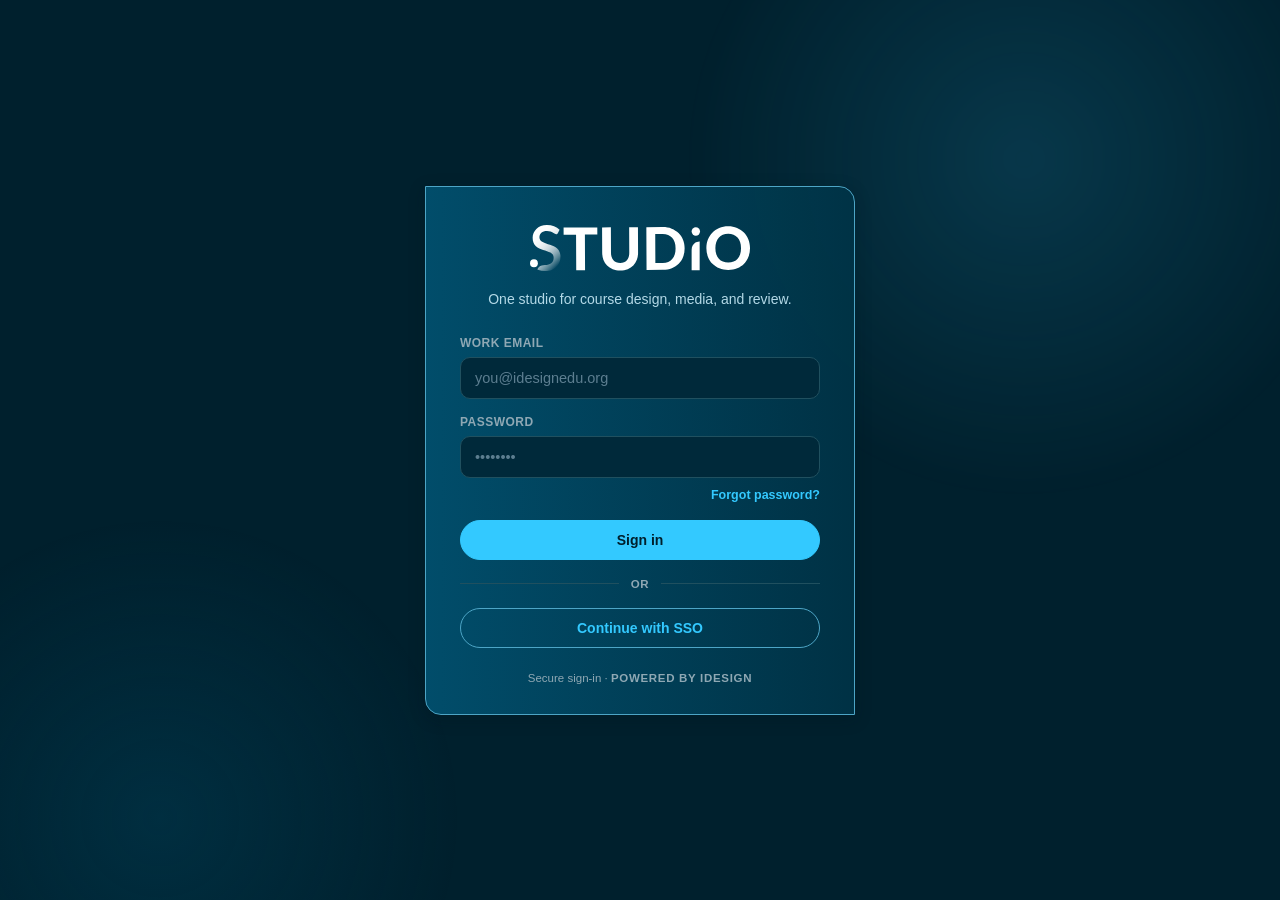
<file: index.html>
<!doctype html>
<meta charset="utf-8">
<title>iDesign Studio</title>
<meta http-equiv="refresh" content="0; url=./login.html">
<link rel="canonical" href="./login.html">
<body style="margin:0;background:#00202D"></body>
</file>
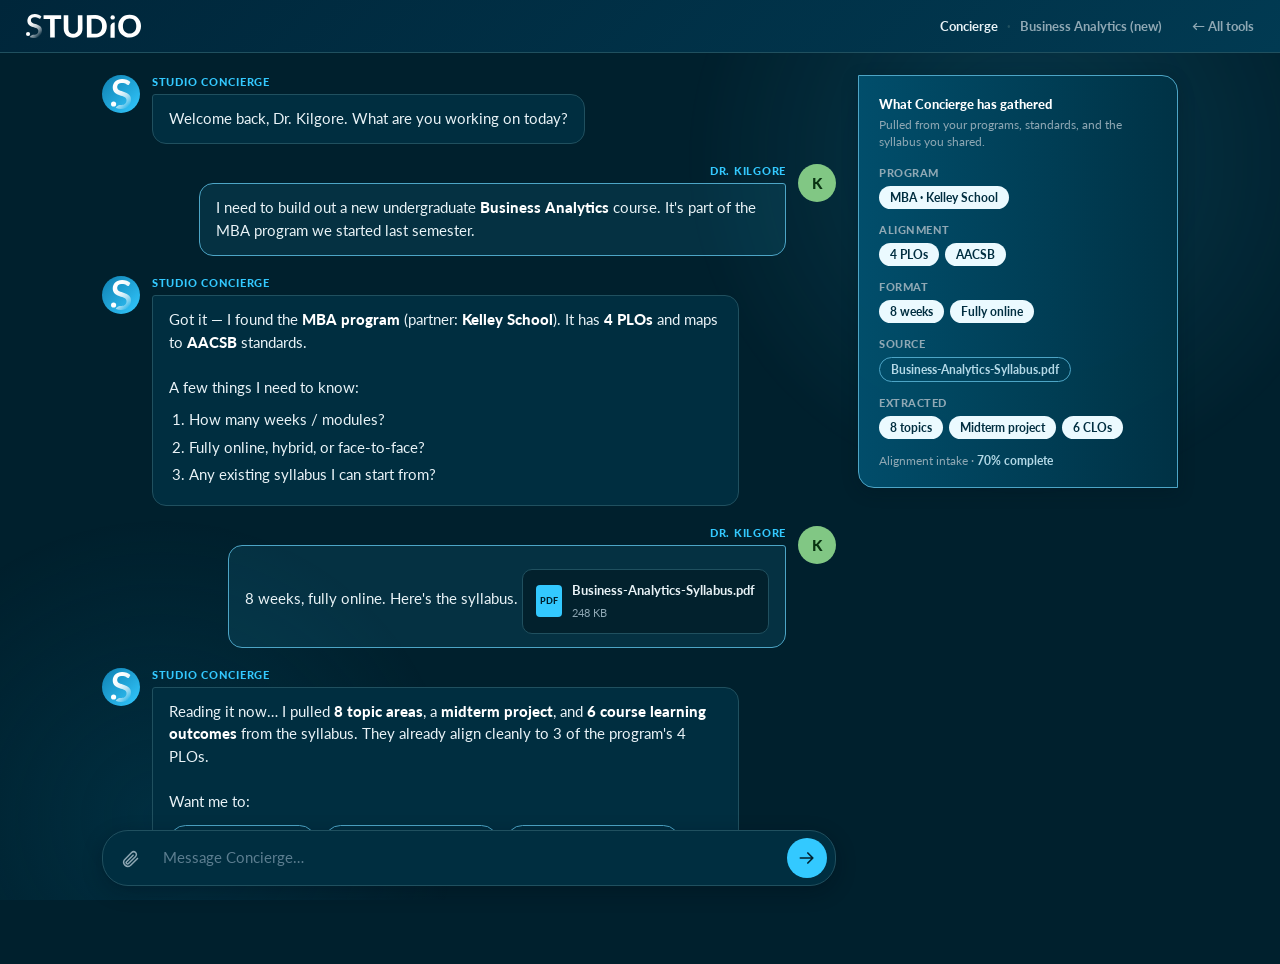
<file: concierge.html>
<!doctype html>
<html lang="en">
<head>
<meta charset="utf-8">
<meta name="viewport" content="width=device-width, initial-scale=1">
<title>Concierge · iDesign Studio</title>
<link rel="stylesheet" href="studio.css?v=2">
<style>
  .ctx{display:flex;align-items:center;gap:9px;color:var(--muted);font-size:13px;font-weight:700}
  .ctx .sep{color:var(--line)}
  .ctx b{color:var(--text)}

  .stage{max-width:1120px;margin:0 auto;padding:22px 22px 30px;display:grid;grid-template-columns:1fr 320px;gap:22px;align-items:start}
  .thread{display:flex;flex-direction:column;gap:20px}

  .msg{display:flex;gap:12px;align-items:flex-start}
  .msg.me{flex-direction:row-reverse}
  .av{width:38px;height:38px;border-radius:50%;flex:none;display:flex;align-items:center;justify-content:center}
  .av.agent{background:linear-gradient(135deg,#0E7FB0,#33C9FF)}
  .av.agent img{height:30px;width:auto;display:block}
  .av.me{background:var(--green);color:#093312;font-weight:900;font-size:15px}

  .bwrap{max-width:80%;display:flex;flex-direction:column}
  .msg.me .bwrap{align-items:flex-end}
  .who{font-size:10.5px;font-weight:900;letter-spacing:.07em;text-transform:uppercase;color:var(--primary);margin:1px 0 6px}
  .bubble{padding:13px 16px;font-size:14.5px;line-height:1.55;border-radius:14px}
  .bubble.agent{background:var(--surf);border:1px solid var(--line);border-top-left-radius:3px;color:var(--text)}
  .bubble.me{background:rgba(51,201,255,.10);border:1px solid var(--ocean70);border-top-right-radius:3px;color:var(--text)}
  .bubble b{color:#fff;font-weight:900}
  .bubble ol{margin:10px 0 2px;padding-left:20px}
  .bubble ol li{margin:5px 0}

  .attach{display:inline-flex;align-items:center;gap:10px;margin-top:10px;background:rgba(0,20,29,.55);border:1px solid var(--line);border-radius:10px;padding:9px 13px}
  .attach .fico{width:26px;height:32px;border-radius:4px;background:var(--primary);color:#00202D;display:flex;align-items:center;justify-content:center;font-size:8.5px;font-weight:900;flex:none}
  .attach .fn{font-size:12.5px;font-weight:700;color:var(--text)}
  .attach .fs{font-size:11px;color:var(--muted)}

  .qr{display:flex;flex-wrap:wrap;gap:8px;margin-top:12px}
  .qrchip{border:1.5px solid var(--ocean70);background:transparent;color:var(--primary);border-radius:24px;padding:8px 15px;font-size:12.5px;font-weight:700;cursor:pointer;font-family:inherit;transition:background .12s}
  .qrchip:hover{background:rgba(51,201,255,.10)}

  .typing{display:flex;gap:4px;padding:4px 2px}
  .typing span{width:7px;height:7px;border-radius:50%;background:var(--muted);animation:tb 1s infinite ease-in-out}
  .typing span:nth-child(2){animation-delay:.15s}.typing span:nth-child(3){animation-delay:.3s}
  @keyframes tb{0%,60%,100%{opacity:.35;transform:translateY(0)}30%{opacity:1;transform:translateY(-3px)}}

  .composer{position:sticky;bottom:14px;margin-top:6px;display:flex;align-items:center;gap:10px;background:var(--surf);border:1px solid var(--line);border-radius:26px;padding:7px 8px 7px 8px;box-shadow:0 6px 20px rgba(0,10,20,.3)}
  .composer .iconbtn{width:38px;height:38px;border-radius:50%;border:none;background:transparent;color:var(--muted);cursor:pointer;display:flex;align-items:center;justify-content:center;flex:none}
  .composer .iconbtn:hover{color:var(--text);background:rgba(137,242,247,.08)}
  .composer input{flex:1;border:none;background:transparent;color:var(--text);font-size:14.5px;font-family:inherit;outline:none;padding:6px 4px}
  .composer input::placeholder{color:#5C7E90}
  .composer .send{width:40px;height:40px;border-radius:50%;background:var(--primary);color:#00202D;border:none;cursor:pointer;display:flex;align-items:center;justify-content:center;flex:none}
  .composer .send:hover{background:var(--primary90)}

  /* right rail */
  .rail{position:sticky;top:22px;padding:20px}
  .rail h3{font-size:13px;font-weight:900;color:#fff;display:flex;align-items:center;gap:8px;margin-bottom:4px}
  .rail .subttl{font-size:12px;color:var(--muted);margin-bottom:16px;line-height:1.45}
  .rgroup{margin-bottom:15px}
  .rgroup .glabel{font-size:10.5px;font-weight:900;text-transform:uppercase;letter-spacing:.05em;color:var(--muted);margin-bottom:7px}
  .rchips{display:flex;flex-wrap:wrap;gap:6px}
  .rchip{font-size:12px;font-weight:700;background:var(--cer10);color:#002E40;border-radius:20px;padding:4px 11px}
  .rchip.ghost{background:transparent;border:1px solid var(--ocean70);color:var(--sub)}
  .rail .prog{margin-top:6px;font-size:11.5px;color:var(--muted)}

  @media(max-width:860px){.stage{grid-template-columns:1fr}.rail{position:static}.bwrap{max-width:88%}}
</style>
</head>
<body>
<div class="bg-glow"></div>

<header class="topbar">
  <a class="brand" href="hub.html">
    <img class="studio-logo" src="Studio-logo-white.svg" alt="iDesign Studio">
    
  </a>
  <span class="spacer"></span>
  <span class="ctx"><b>Concierge</b><span class="sep">·</span>Business Analytics (new)</span>
  <span class="linklike" style="margin-left:14px" onclick="location.href='hub.html'">← All tools</span>
</header>

<div class="stage">
  <!-- chat column -->
  <div class="chatcol">
    <div class="thread">

      <div class="msg">
        <div class="av agent">__MARK__</div>
        <div class="bwrap"><div class="who">Studio Concierge</div>
          <div class="bubble agent">Welcome back, Dr. Kilgore. What are you working on today?</div>
        </div>
      </div>

      <div class="msg me">
        <div class="av me">K</div>
        <div class="bwrap"><div class="who" style="color:var(--primary)">Dr. Kilgore</div>
          <div class="bubble me">I need to build out a new undergraduate <b>Business Analytics</b> course. It's part of the MBA program we started last semester.</div>
        </div>
      </div>

      <div class="msg">
        <div class="av agent">__MARK__</div>
        <div class="bwrap"><div class="who">Studio Concierge</div>
          <div class="bubble agent">Got it — I found the <b>MBA program</b> (partner: <b>Kelley School</b>). It has <b>4 PLOs</b> and maps to <b>AACSB</b> standards.<br><br>A few things I need to know:
            <ol>
              <li>How many weeks / modules?</li>
              <li>Fully online, hybrid, or face-to-face?</li>
              <li>Any existing syllabus I can start from?</li>
            </ol>
          </div>
        </div>
      </div>

      <div class="msg me">
        <div class="av me">K</div>
        <div class="bwrap"><div class="who" style="color:var(--primary)">Dr. Kilgore</div>
          <div class="bubble me">8 weeks, fully online. Here's the syllabus.
            <div class="attach"><span class="fico">PDF</span><span><span class="fn">Business-Analytics-Syllabus.pdf</span><br><span class="fs">248 KB</span></span></div>
          </div>
        </div>
      </div>

      <div class="msg">
        <div class="av agent">__MARK__</div>
        <div class="bwrap"><div class="who">Studio Concierge</div>
          <div class="bubble agent">Reading it now… I pulled <b>8 topic areas</b>, a <b>midterm project</b>, and <b>6 course learning outcomes</b> from the syllabus. They already align cleanly to 3 of the program's 4 PLOs.<br><br>Want me to:
            <div class="qr">
              <button class="qrchip" onclick="pick(this)">Map topics → CLOs</button>
              <button class="qrchip" onclick="pick(this)">Draft the 8-week outline</button>
              <button class="qrchip" onclick="pick(this)">Check AACSB alignment</button>
            </div>
          </div>
        </div>
      </div>

    </div><!-- /thread -->

    <div class="composer">
      <button class="iconbtn" title="Attach"><svg viewBox="0 0 24 24" width="20" height="20" fill="none" stroke="currentColor" stroke-width="1.8" stroke-linecap="round" stroke-linejoin="round"><path d="M21 12.5l-8.5 8.5a5 5 0 0 1-7-7l8.5-8.5a3.3 3.3 0 0 1 4.7 4.7l-8.5 8.5a1.6 1.6 0 0 1-2.3-2.3l7.8-7.8"/></svg></button>
      <input type="text" placeholder="Message Concierge…" aria-label="Message Concierge">
      <button class="send" title="Send"><svg viewBox="0 0 24 24" width="20" height="20" fill="none" stroke="currentColor" stroke-width="2" stroke-linecap="round" stroke-linejoin="round"><path d="M4 12h15M13 6l6 6-6 6"/></svg></button>
    </div>
  </div>

  <!-- right rail -->
  <aside class="card rail">
    <h3>What Concierge has gathered</h3>
    <div class="subttl">Pulled from your programs, standards, and the syllabus you shared.</div>

    <div class="rgroup"><div class="glabel">Program</div><div class="rchips"><span class="rchip">MBA · Kelley School</span></div></div>
    <div class="rgroup"><div class="glabel">Alignment</div><div class="rchips"><span class="rchip">4 PLOs</span><span class="rchip">AACSB</span></div></div>
    <div class="rgroup"><div class="glabel">Format</div><div class="rchips"><span class="rchip">8 weeks</span><span class="rchip">Fully online</span></div></div>
    <div class="rgroup"><div class="glabel">Source</div><div class="rchips"><span class="rchip ghost">Business-Analytics-Syllabus.pdf</span></div></div>
    <div class="rgroup"><div class="glabel">Extracted</div><div class="rchips"><span class="rchip">8 topics</span><span class="rchip">Midterm project</span><span class="rchip">6 CLOs</span></div></div>

    <div class="prog">Alignment intake · <b style="color:var(--sub)">70% complete</b></div>
  </aside>
</div>

<script>
  var MARK='<img class="savatar" src="Studio-avatar.svg" alt="Concierge">';
  var thread=document.querySelector('.thread');
  var input=document.querySelector('.composer input');

  // hydrate the static agent avatars
  document.querySelectorAll('.av.agent').forEach(function(node){ node.innerHTML=MARK; });
  // wire the static quick-reply chips
  document.querySelectorAll('.qrchip').forEach(function(b){ b.onclick=function(){ qrSend(b); }; });

  function mk(tag,cls,html){ var e=document.createElement(tag); if(cls)e.className=cls; if(html!=null)e.innerHTML=html; return e; }
  function scrollDown(){ window.scrollTo({top:document.body.scrollHeight,behavior:'smooth'}); }

  function appendUser(text){
    var msg=mk('div','msg me');
    var av=mk('div','av me'); av.textContent='K'; msg.appendChild(av);
    var w=mk('div','bwrap');
    w.appendChild(mk('div','who','Dr. Kilgore'));
    var b=mk('div','bubble me'); b.textContent=text; w.appendChild(b);
    msg.appendChild(w); thread.appendChild(msg); scrollDown();
  }
  function appendAgent(resp){
    var msg=mk('div','msg');
    var av=mk('div','av agent',MARK); msg.appendChild(av);
    var w=mk('div','bwrap');
    w.appendChild(mk('div','who','Studio Concierge'));
    var b=mk('div','bubble agent',resp.html);
    if(resp.chips && resp.chips.length){
      var qr=mk('div','qr');
      resp.chips.forEach(function(c){ var btn=mk('button','qrchip',null); btn.type='button'; btn.textContent=c; btn.onclick=function(){ qrSend(btn); }; qr.appendChild(btn); });
      b.appendChild(qr);
    }
    w.appendChild(b); msg.appendChild(w); thread.appendChild(msg); scrollDown();
  }
  function showTyping(){
    var msg=mk('div','msg'); msg.setAttribute('data-typing','1');
    var av=mk('div','av agent',MARK); msg.appendChild(av);
    var w=mk('div','bwrap');
    w.appendChild(mk('div','who','Studio Concierge'));
    w.appendChild(mk('div','bubble agent','<div class="typing"><span></span><span></span><span></span></div>'));
    msg.appendChild(w); thread.appendChild(msg); scrollDown();
    return msg;
  }

  function responseFor(text){
    var t=text.toLowerCase();
    if(t.indexOf('map')>-1 && t.indexOf('clo')>-1) return {html:'Done — I mapped all <b>8 topics</b> to the <b>6 CLOs</b>. Topics 3 and 7 both reinforce CLO&nbsp;4 (data storytelling), and two topics don’t hit a CLO yet.<br><br>Want me to propose outcomes for the two gaps, or fold them into existing modules?', chips:['Propose outcomes','Fold into modules']};
    if(t.indexOf('outline')>-1 || t.indexOf('draft')>-1) return {html:'Here’s a first pass: <b>8 modules</b>, one topic each, with the <b>midterm project in Week&nbsp;5</b>. Every module has a reading, a lecture video, and one interactive.<br><br>Want me to hand the videos to <b>Script</b>, or build the activities in <b>Interactives</b>?', chips:['Open in Script','Open in Interactives']};
    if(t.indexOf('aacsb')>-1 || t.indexOf('align')>-1) return {html:'All <b>6 CLOs</b> map to AACSB standards — Analytical Thinking, Information Technology, and Communication are well covered. <b>Standard&nbsp;5 (Data&nbsp;Analytics)</b> is only lightly touched in Week&nbsp;2.<br><br>Want me to strengthen Week&nbsp;2, or flag it for the program lead?', chips:['Strengthen Week 2','Flag for lead']};
    if(t.indexOf('script')>-1) return {html:'Opening <b>Script</b> with the 8-module outline pre-loaded — each lecture gets a script stub tied to its CLO. This is where Concierge hands off to the Script tool.', chips:[]};
    if(t.indexOf('interactive')>-1) return {html:'Opening <b>Interactives</b> — I’ll suggest an activity per module: drag-and-drop for the data-cleaning topic, a branching scenario for the ethics case, flashcards for key terms.', chips:[]};
    if(t.indexOf('outcome')>-1) return {html:'Drafted two new outcomes for the gap topics and slotted them under PLO&nbsp;4. You can refine the wording anytime.', chips:['Draft the 8-week outline']};
    return {html:'Got it — noted, and I’ll factor that into the build. Want me to draft the <b>8-week outline</b> next, or keep gathering?', chips:['Draft the 8-week outline','Keep gathering']};
  }

  function send(text){
    text=(text||'').trim(); if(!text) return;
    appendUser(text);
    var typing=showTyping();
    setTimeout(function(){ typing.remove(); appendAgent(responseFor(text)); }, 950);
  }
  function qrSend(btn){ var row=btn.parentNode; if(row) row.remove(); send(btn.textContent); }
  function pick(btn){ qrSend(btn); }   // back-compat for any inline handlers

  document.querySelector('.composer .send').onclick=function(){ send(input.value); input.value=''; };
  input.addEventListener('keydown',function(e){ if(e.key==='Enter'){ e.preventDefault(); send(input.value); input.value=''; } });
</script>
</body>
</html>
</file>
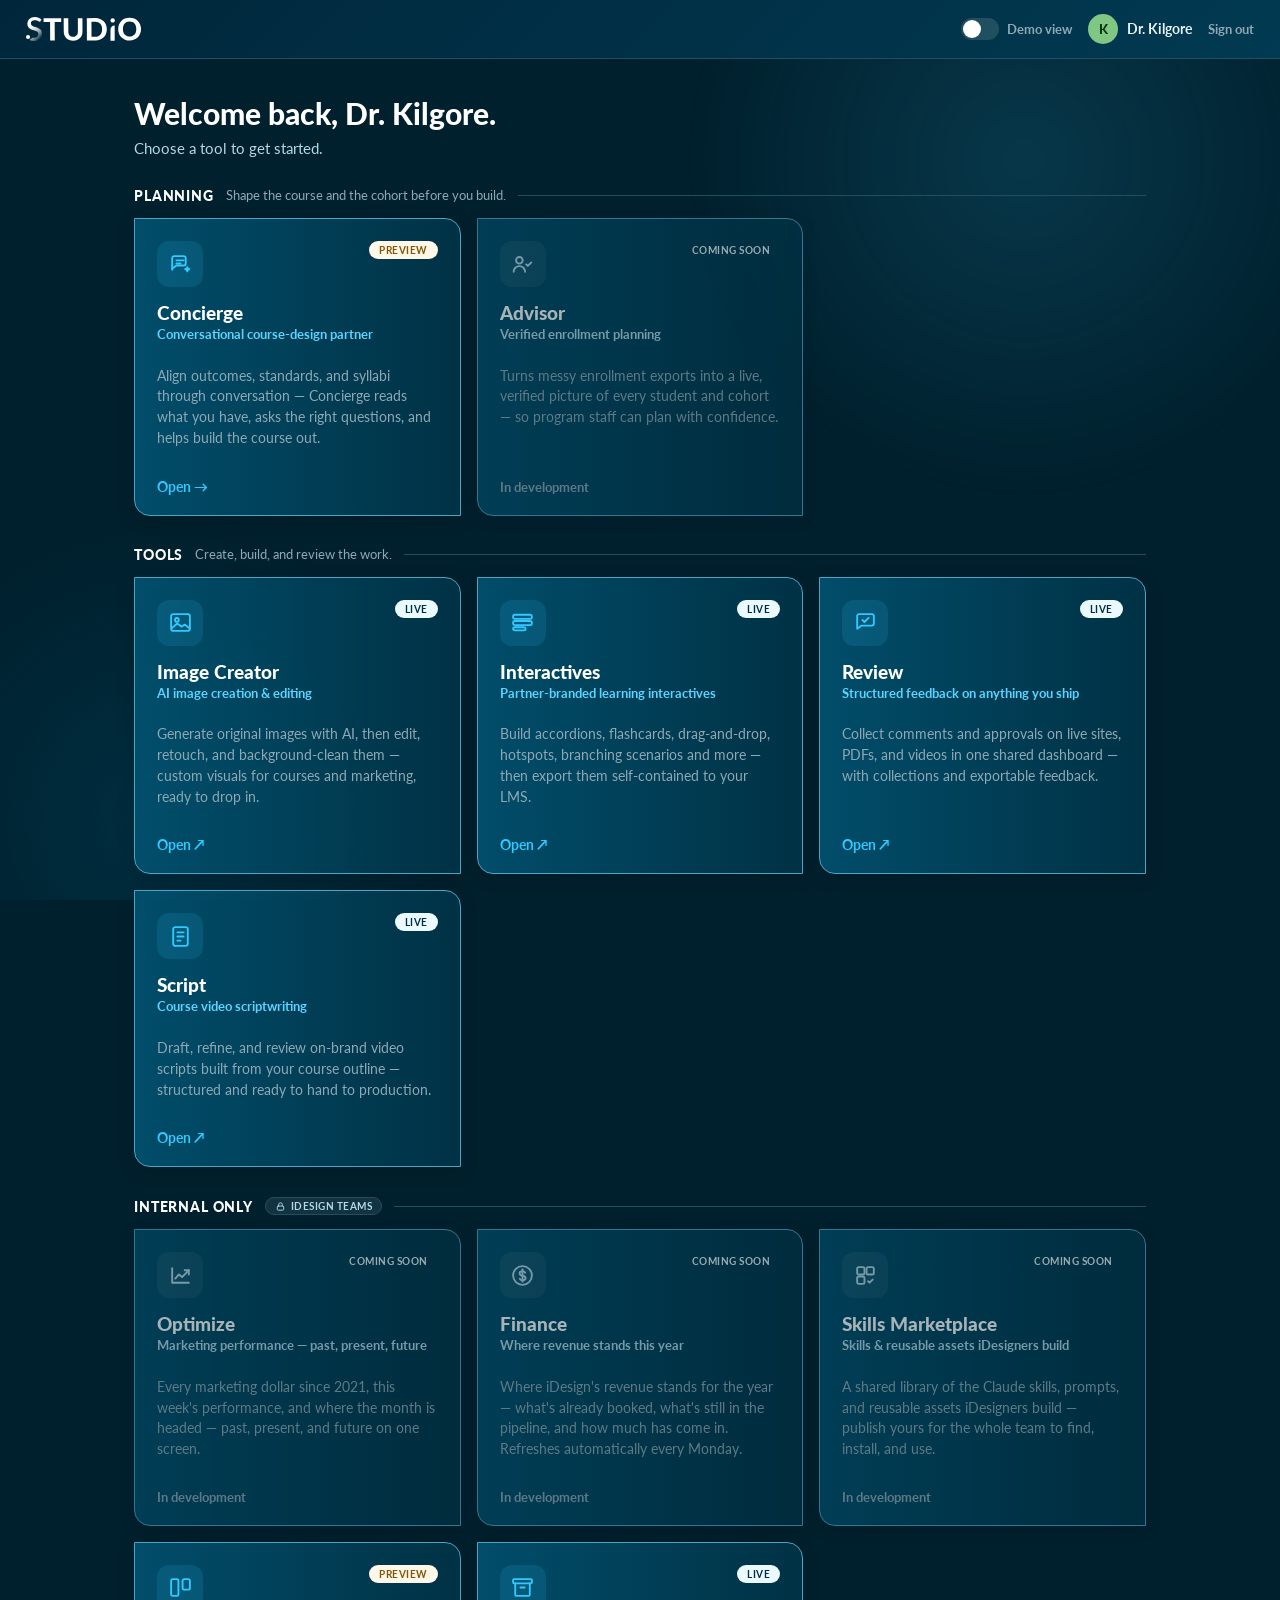
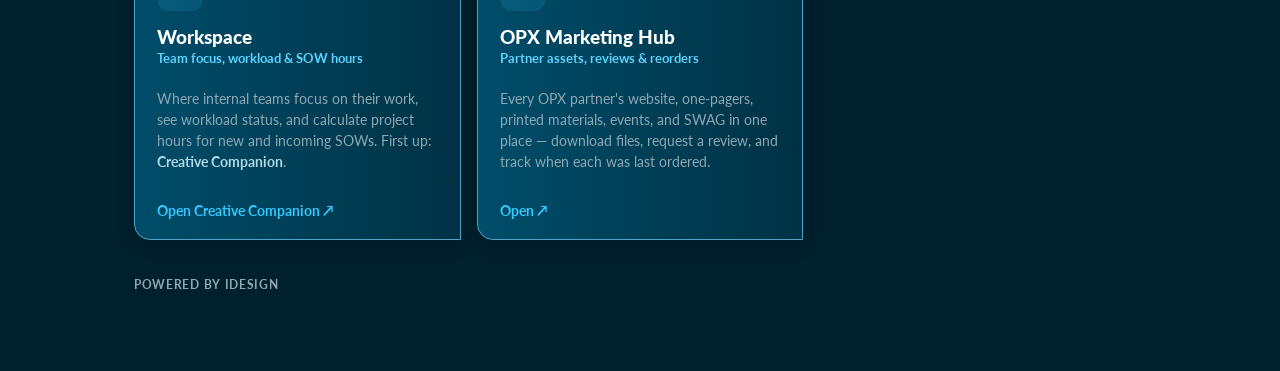
<file: hub.html>
<!doctype html>
<html lang="en">
<head>
<meta charset="utf-8">
<meta name="viewport" content="width=device-width, initial-scale=1">
<title>iDesign Studio</title>
<link rel="stylesheet" href="studio.css?v=2">
<style>
  .hero{margin:6px 0 22px}
  .hero h1{font-size:30px;font-weight:900;color:#fff}
  .hero p{color:var(--sub);font-size:15px;margin:8px 0 0}

  /* group sections */
  .group{margin-top:30px}
  .group-head{display:flex;align-items:center;gap:12px;margin:0 0 14px}
  .group-head h2{font-size:14px;font-weight:900;color:#fff;text-transform:uppercase;letter-spacing:.06em;margin:0}
  .group-head .g-desc{color:var(--muted);font-size:12.5px}
  .group-head .g-rule{flex:1;height:1px;background:var(--line)}
  .group-head .internal-badge{display:inline-flex;align-items:center;gap:5px;font-size:10px;font-weight:700;text-transform:uppercase;letter-spacing:.05em;color:var(--sub);background:rgba(137,168,180,.14);border:1px solid var(--line);border-radius:20px;padding:2px 9px}
  .group-head .internal-badge svg{width:11px;height:11px}

  .tools{display:grid;grid-template-columns:repeat(auto-fill,minmax(280px,1fr));gap:16px}
  .tool{display:flex;flex-direction:column;padding:22px 22px 20px;color:var(--text);transition:border-color .12s,transform .12s,box-shadow .12s}
  a.tool:hover{border-color:var(--primary2);transform:translateY(-3px);box-shadow:0 10px 30px rgba(0,10,20,.35)}
  .tool-top{display:flex;align-items:flex-start;justify-content:space-between;margin-bottom:14px}
  .tool-ico{width:46px;height:46px;border-radius:12px;background:rgba(51,201,255,.12);color:var(--primary);display:flex;align-items:center;justify-content:center}
  .tool-ico svg{width:25px;height:25px}
  .tool-name{font-size:19px;font-weight:900;color:#fff}
  .tool-tag{color:var(--primary2);font-size:12.5px;font-weight:700;margin:3px 0 10px}
  .tool-desc{color:var(--muted);font-size:13.5px;line-height:1.55;flex:1}
  .tool-open{margin-top:16px;color:var(--primary);font-weight:700;font-size:13.5px}
  a.tool:hover .tool-open{color:var(--primary2)}

  /* coming-soon cards */
  .tool.soon{opacity:.66;cursor:default}
  .tool.soon .tool-ico{background:rgba(137,168,180,.12);color:var(--sub)}
  .tool.soon .tool-tag{color:var(--sub)}
  .tool.soon .tool-open{margin-top:16px;color:var(--muted);font-weight:700;font-size:12.5px}

  /* demo toggle */
  .demo-toggle{display:inline-flex;align-items:center;gap:8px;cursor:pointer;user-select:none;background:none;border:none;padding:0;font-family:inherit}
  .demo-toggle .track{width:38px;height:22px;border-radius:20px;background:var(--line);position:relative;transition:background .15s;flex:none}
  .demo-toggle .knob{position:absolute;top:2px;left:2px;width:18px;height:18px;border-radius:50%;background:#fff;transition:transform .15s}
  .demo-toggle[aria-checked="true"] .track{background:var(--primary)}
  .demo-toggle[aria-checked="true"] .knob{transform:translateX(16px)}
  .demo-toggle .dt-label{font-size:12.5px;font-weight:700;color:var(--muted);white-space:nowrap}
  .demo-toggle[aria-checked="true"] .dt-label{color:var(--text)}

  /* demo view hides internal-only tools */
  body.demo [data-group="internal"]{display:none}
  .demo-note{display:none;margin-top:16px;color:var(--muted);font-size:12px}
  body.demo .demo-note{display:block}

  .foot{margin-top:38px;color:var(--muted);font-size:11.5px;text-transform:uppercase;letter-spacing:.06em;font-weight:700}
  @media(max-width:560px){.demo-toggle .dt-label{display:none}}
</style>
</head>
<body>
<div class="bg-glow"></div>

<header class="topbar">
  <a class="brand" href="hub.html">
    <img class="studio-logo" src="Studio-logo-white.svg" alt="iDesign Studio">
  </a>
  <span class="spacer"></span>
  <button type="button" class="demo-toggle" id="demoToggle" role="switch" aria-checked="false" title="Demo view hides internal-only tools — shows only what partners see">
    <span class="track"><span class="knob"></span></span>
    <span class="dt-label">Demo view</span>
  </button>
  <span class="userchip"><span class="av">K</span>Dr. Kilgore</span>
  <span class="linklike" onclick="location.href='login.html'">Sign out</span>
</header>

<div class="wrap">
  <div class="hero">
    <h1>Welcome back, Dr. Kilgore.</h1>
    <p>Choose a tool to get started.</p>
  </div>

  <!-- ============ PLANNING ============ -->
  <section class="group" data-group="planning">
    <div class="group-head">
      <h2>Planning</h2>
      <span class="g-desc">Shape the course and the cohort before you build.</span>
      <span class="g-rule"></span>
    </div>
    <div class="tools">

      <a class="tool card" href="concierge.html">
        <div class="tool-top">
          <div class="tool-ico"><svg viewBox="0 0 24 24" fill="none" stroke="currentColor" stroke-width="1.8" stroke-linecap="round" stroke-linejoin="round"><path d="M4 17V6a2 2 0 0 1 2-2h9a2 2 0 0 1 2 2v5a2 2 0 0 1-2 2H8l-4 3z"/><path d="M8 8h7M8 11h4"/><path d="M18.5 14.5l.6 1.4 1.4.6-1.4.6-.6 1.4-.6-1.4-1.4-.6 1.4-.6z"/></svg></div>
          <span class="pill preview">Preview</span>
        </div>
        <div class="tool-name">Concierge</div>
        <div class="tool-tag">Conversational course-design partner</div>
        <p class="tool-desc">Align outcomes, standards, and syllabi through conversation — Concierge reads what you have, asks the right questions, and helps build the course out.</p>
        <span class="tool-open">Open →</span>
      </a>

      <div class="tool card soon">
        <div class="tool-top">
          <div class="tool-ico"><svg viewBox="0 0 24 24" fill="none" stroke="currentColor" stroke-width="1.8" stroke-linecap="round" stroke-linejoin="round"><circle cx="9" cy="8" r="3.2"/><path d="M3.5 19c0-3 2.5-5.5 5.5-5.5s5.5 2.5 5.5 5.5"/><path d="M15.5 11.8l1.6 1.6 3.4-3.4"/></svg></div>
          <span class="pill soon">Coming soon</span>
        </div>
        <div class="tool-name">Advisor</div>
        <div class="tool-tag">Verified enrollment planning</div>
        <p class="tool-desc">Turns messy enrollment exports into a live, verified picture of every student and cohort — so program staff can plan with confidence.</p>
        <span class="tool-open">In development</span>
      </div>

    </div>
  </section>

  <!-- ============ TOOLS ============ -->
  <section class="group" data-group="tools">
    <div class="group-head">
      <h2>Tools</h2>
      <span class="g-desc">Create, build, and review the work.</span>
      <span class="g-rule"></span>
    </div>
    <div class="tools">

      <a class="tool card" href="https://idesign-1048501604822.us-west1.run.app/" target="_blank" rel="noopener">
        <div class="tool-top">
          <div class="tool-ico"><svg viewBox="0 0 24 24" fill="none" stroke="currentColor" stroke-width="1.8" stroke-linecap="round" stroke-linejoin="round"><rect x="3" y="4" width="18" height="16" rx="2"/><circle cx="8.5" cy="9.5" r="1.8"/><path d="M4 17l5-4 4 3 3-2 4 3"/></svg></div>
          <span class="pill live">Live</span>
        </div>
        <div class="tool-name">Image Creator</div>
        <div class="tool-tag">AI image creation &amp; editing</div>
        <p class="tool-desc">Generate original images with AI, then edit, retouch, and background-clean them — custom visuals for courses and marketing, ready to drop in.</p>
        <span class="tool-open">Open ↗</span>
      </a>

      <a class="tool card" href="https://idesign-creative.github.io/studio-interactives/" target="_blank" rel="noopener">
        <div class="tool-top">
          <div class="tool-ico"><svg viewBox="0 0 24 24" fill="none" stroke="currentColor" stroke-width="1.8" stroke-linecap="round" stroke-linejoin="round"><rect x="3" y="4.5" width="18" height="4" rx="1.5"/><rect x="3" y="10.5" width="18" height="4" rx="1.5"/><rect x="3" y="16.5" width="12" height="3" rx="1.5"/></svg></div>
          <span class="pill live">Live</span>
        </div>
        <div class="tool-name">Interactives</div>
        <div class="tool-tag">Partner-branded learning interactives</div>
        <p class="tool-desc">Build accordions, flashcards, drag-and-drop, hotspots, branching scenarios and more — then export them self-contained to your LMS.</p>
        <span class="tool-open">Open ↗</span>
      </a>

      <a class="tool card" href="https://idesign-creative.github.io/brand-site-review/library.html" target="_blank" rel="noopener">
        <div class="tool-top">
          <div class="tool-ico"><svg viewBox="0 0 24 24" fill="none" stroke="currentColor" stroke-width="1.8" stroke-linecap="round" stroke-linejoin="round"><path d="M4 16V6a2 2 0 0 1 2-2h12a2 2 0 0 1 2 2v7a2 2 0 0 1-2 2H8l-4 3z"/><path d="M9 9.5l2 2 4-4"/></svg></div>
          <span class="pill live">Live</span>
        </div>
        <div class="tool-name">Review</div>
        <div class="tool-tag">Structured feedback on anything you ship</div>
        <p class="tool-desc">Collect comments and approvals on live sites, PDFs, and videos in one shared dashboard — with collections and exportable feedback.</p>
        <span class="tool-open">Open ↗</span>
      </a>

      <a class="tool card" href="https://idesignscriptstudio.netlify.app/dashboard" target="_blank" rel="noopener">
        <div class="tool-top">
          <div class="tool-ico"><svg viewBox="0 0 24 24" fill="none" stroke="currentColor" stroke-width="1.8" stroke-linecap="round" stroke-linejoin="round"><rect x="5" y="3" width="14" height="18" rx="2"/><path d="M9 8h6M9 12h6M9 16h3"/></svg></div>
          <span class="pill live">Live</span>
        </div>
        <div class="tool-name">Script</div>
        <div class="tool-tag">Course video scriptwriting</div>
        <p class="tool-desc">Draft, refine, and review on-brand video scripts built from your course outline — structured and ready to hand to production.</p>
        <span class="tool-open">Open ↗</span>
      </a>

    </div>
  </section>

  <!-- ============ INTERNAL ONLY ============ -->
  <section class="group" data-group="internal">
    <div class="group-head">
      <h2>Internal only</h2>
      <span class="internal-badge"><svg viewBox="0 0 24 24" fill="none" stroke="currentColor" stroke-width="2" stroke-linecap="round" stroke-linejoin="round"><rect x="5" y="11" width="14" height="9" rx="2"/><path d="M8 11V8a4 4 0 0 1 8 0v3"/></svg>iDesign teams</span>
      <span class="g-rule"></span>
    </div>
    <div class="tools">

      <div class="tool card soon">
        <div class="tool-top">
          <div class="tool-ico"><svg viewBox="0 0 24 24" fill="none" stroke="currentColor" stroke-width="1.8" stroke-linecap="round" stroke-linejoin="round"><path d="M4 5v14h16"/><path d="M7 15l3.5-4 3 2.5L20 7"/><path d="M20 11V7h-4"/></svg></div>
          <span class="pill soon">Coming soon</span>
        </div>
        <div class="tool-name">Optimize</div>
        <div class="tool-tag">Marketing performance — past, present, future</div>
        <p class="tool-desc">Every marketing dollar since 2021, this week's performance, and where the month is headed — past, present, and future on one screen.</p>
        <span class="tool-open">In development</span>
      </div>

      <div class="tool card soon">
        <div class="tool-top">
          <div class="tool-ico"><svg viewBox="0 0 24 24" fill="none" stroke="currentColor" stroke-width="1.8" stroke-linecap="round" stroke-linejoin="round"><circle cx="12" cy="12" r="9"/><path d="M14.6 9.3c-.5-.9-1.5-1.4-2.6-1.4-1.6 0-2.8.9-2.8 2.1 0 2.9 5.8 1.6 5.8 4.5 0 1.2-1.3 2.1-2.9 2.1-1.2 0-2.2-.5-2.7-1.4"/><path d="M12 6.1v11.8"/></svg></div>
          <span class="pill soon">Coming soon</span>
        </div>
        <div class="tool-name">Finance</div>
        <div class="tool-tag">Where revenue stands this year</div>
        <p class="tool-desc">Where iDesign's revenue stands for the year — what's already booked, what's still in the pipeline, and how much has come in. Refreshes automatically every Monday.</p>
        <span class="tool-open">In development</span>
      </div>

      <div class="tool card soon">
        <div class="tool-top">
          <div class="tool-ico"><svg viewBox="0 0 24 24" fill="none" stroke="currentColor" stroke-width="1.8" stroke-linecap="round" stroke-linejoin="round"><rect x="4" y="4" width="7" height="7" rx="1.5"/><rect x="13" y="4" width="7" height="7" rx="1.5"/><rect x="4" y="13" width="7" height="7" rx="1.5"/><path d="M14.5 17.5l1.4 1.4 3-3"/></svg></div>
          <span class="pill soon">Coming soon</span>
        </div>
        <div class="tool-name">Skills Marketplace</div>
        <div class="tool-tag">Skills &amp; reusable assets iDesigners build</div>
        <p class="tool-desc">A shared library of the Claude skills, prompts, and reusable assets iDesigners build — publish yours for the whole team to find, install, and use.</p>
        <span class="tool-open">In development</span>
      </div>

      <a class="tool card" href="https://idesign-creative.github.io/creative-companion-app/" target="_blank" rel="noopener">
        <div class="tool-top">
          <div class="tool-ico"><svg viewBox="0 0 24 24" fill="none" stroke="currentColor" stroke-width="1.8" stroke-linecap="round" stroke-linejoin="round"><rect x="3" y="4" width="7" height="16" rx="1.5"/><rect x="14" y="4" width="7" height="10" rx="1.5"/></svg></div>
          <span class="pill preview">Preview</span>
        </div>
        <div class="tool-name">Workspace</div>
        <div class="tool-tag">Team focus, workload &amp; SOW hours</div>
        <p class="tool-desc">Where internal teams focus on their work, see workload status, and calculate project hours for new and incoming SOWs. First up: <b style="color:var(--sub)">Creative Companion</b>.</p>
        <span class="tool-open">Open Creative Companion ↗</span>
      </a>

      <a class="tool card" href="https://idesign-creative.github.io/opx-inventory/" target="_blank" rel="noopener">
        <div class="tool-top">
          <div class="tool-ico"><svg viewBox="0 0 24 24" fill="none" stroke="currentColor" stroke-width="1.8" stroke-linecap="round" stroke-linejoin="round"><rect x="3" y="4" width="18" height="4" rx="1"/><path d="M5 8v11a1 1 0 0 0 1 1h12a1 1 0 0 0 1-1V8"/><path d="M10 12h4"/></svg></div>
          <span class="pill live">Live</span>
        </div>
        <div class="tool-name">OPX Marketing Hub</div>
        <div class="tool-tag">Partner assets, reviews &amp; reorders</div>
        <p class="tool-desc">Every OPX partner's website, one-pagers, printed materials, events, and SWAG in one place — download files, request a review, and track when each was last ordered.</p>
        <span class="tool-open">Open ↗</span>
      </a>

    </div>
  </section>

  <div class="demo-note">Demo view is on — internal-only tools are hidden. This is what external partners see.</div>
  <div class="foot">Powered by iDesign</div>
</div>

<script>
  var dt=document.getElementById('demoToggle');
  dt.addEventListener('click',function(){
    var on=dt.getAttribute('aria-checked')==='true';
    dt.setAttribute('aria-checked', String(!on));
    document.body.classList.toggle('demo', !on);
  });
</script>
</body>
</html>
</file>
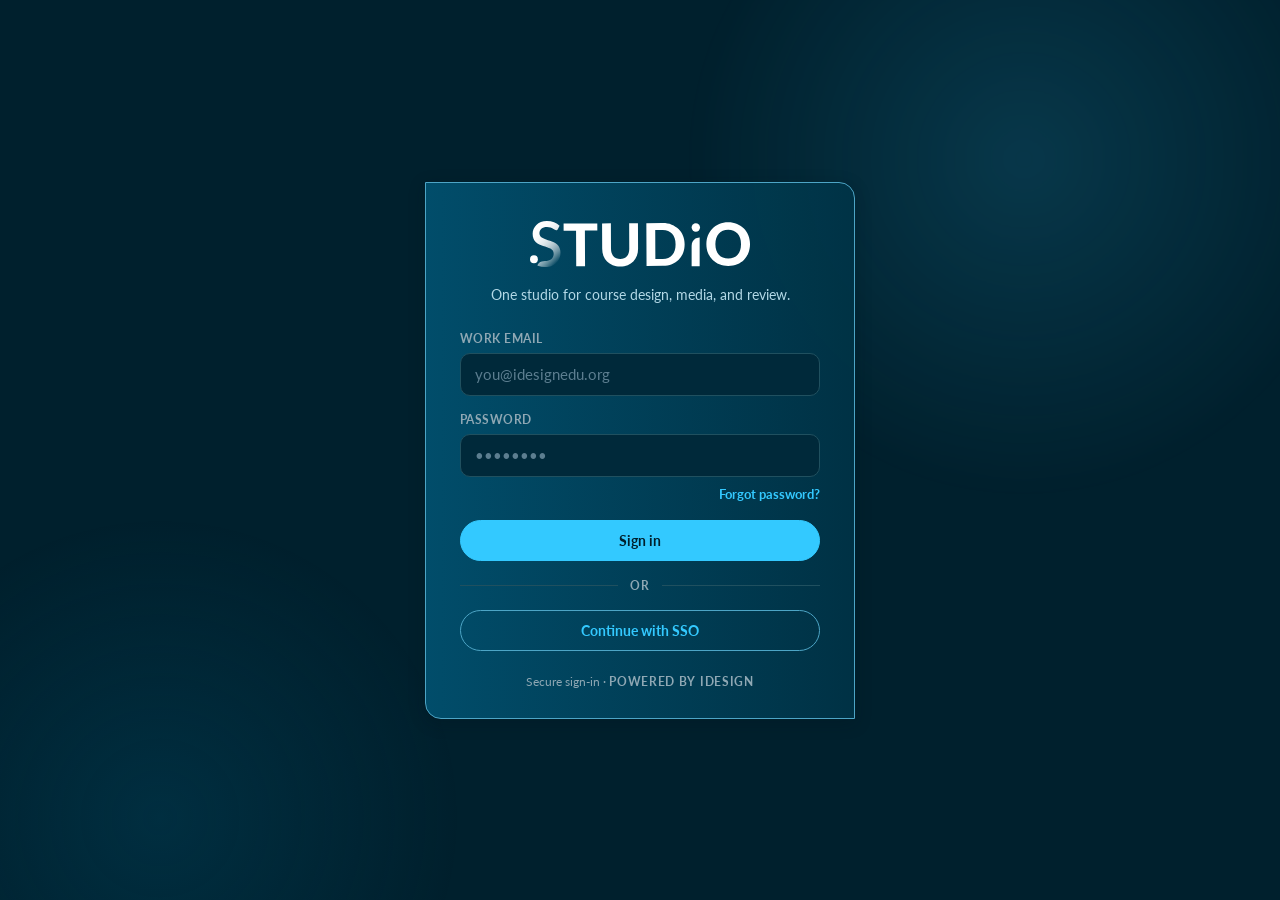
<file: login.html>
<!doctype html>
<html lang="en">
<head>
<meta charset="utf-8">
<meta name="viewport" content="width=device-width, initial-scale=1">
<title>Sign in · iDesign Studio</title>
<link rel="stylesheet" href="studio.css?v=2">
<style>
  .login-card{width:100%;max-width:430px;padding:38px 34px 30px}
  .login-head{text-align:center;margin-bottom:26px}
  .login-head .tag{color:var(--sub);font-size:14px;margin-top:14px;line-height:1.5}
  .divider{display:flex;align-items:center;gap:12px;color:var(--muted);font-size:11.5px;font-weight:700;text-transform:uppercase;letter-spacing:.06em;margin:18px 0}
  .divider::before,.divider::after{content:"";height:1px;background:var(--line);flex:1}
  .forgot{display:block;text-align:right;font-size:12.5px;font-weight:700;margin:-6px 0 18px}
  .foot{text-align:center;color:var(--muted);font-size:11.5px;margin-top:24px}
  .foot .pb{text-transform:uppercase;letter-spacing:.06em;font-weight:700}
</style>
</head>
<body>
<div class="bg-glow"></div>
<div class="center-screen">
  <form class="card login-card" onsubmit="location.href='hub.html';return false">
    <div class="login-head">
      <span class="brand lg" style="justify-content:center">
        <img class="studio-logo" src="Studio-logo-white.svg" alt="iDesign Studio">
        
      </span>
      <div class="tag">One studio for course design, media, and review.</div>
    </div>

    <div class="field"><span class="lbl">Work email</span><input class="input" type="email" placeholder="you@idesignedu.org" autocomplete="username"></div>
    <div class="field"><span class="lbl">Password</span><input class="input" type="password" placeholder="••••••••" autocomplete="current-password"></div>
    <a class="forgot" href="#">Forgot password?</a>

    <button type="submit" class="btn primary block">Sign in</button>
    <div class="divider">or</div>
    <button type="button" class="btn outline block" onclick="location.href='hub.html'">Continue with SSO</button>

    <div class="foot">Secure sign-in · <span class="pb">Powered by iDesign</span></div>
  </form>
</div>
</body>
</html>
</file>
<file: studio.css>
/* ============================================================
   iDesign Studio — shared design-system styles (dark-mode-first)
   Tokens + component signatures per the Studio design system.
   ============================================================ */
@import url('https://fonts.googleapis.com/css2?family=Lato:wght@400;700;900&display=swap');

:root{
  --bg:#00202D;--surf:#002E40;--surf2:#123E4E;--field:#00293A;--line:#20505F;
  --primary:#33C9FF;--primary2:#5CD4FF;--primary90:#47CEFF;
  --cer20:#D6F4FF;--cer10:#EBFAFF;--ocean70:#4DA5C6;
  --green:#81C784;--text:#E9F3F7;--muted:#8FA8B4;--sub:#B3D9E7;
  --grad:linear-gradient(90deg,rgba(1,80,110,.95) 0%,rgba(0,51,70,.95) 100%);
  --shadow:0 4px 16px rgba(0,18,26,.25);
  --radius-card:0 16px 0 16px;--radius-in:10px;
}
*{box-sizing:border-box}
html,body{height:100%}
body{margin:0;font-family:'Lato',-apple-system,BlinkMacSystemFont,"Segoe UI",Roboto,Arial,sans-serif;color:var(--text);background:var(--bg);-webkit-font-smoothing:antialiased}
a{color:var(--primary);text-decoration:none}
h1,h2,h3{margin:0}

/* ---- ambient background glow ---- */
.bg-glow{position:fixed;inset:0;z-index:-1;overflow:hidden;pointer-events:none}
.bg-glow::before{content:"";position:absolute;top:-25%;right:-10%;width:60vw;height:60vw;background:radial-gradient(circle,rgba(51,201,255,.14),transparent 62%);filter:blur(10px)}
.bg-glow::after{content:"";position:absolute;bottom:-30%;left:-15%;width:55vw;height:55vw;background:radial-gradient(circle,rgba(1,80,110,.30),transparent 60%)}

/* ---- brand wordmark ---- */
.brand{display:inline-flex;align-items:center;gap:11px}
.brand .mark{height:26px;width:auto;flex:none}
.brand.lg .mark{height:44px}
.brand .studio-logo{height:24px;width:auto;flex:none;display:block}
.brand.lg .studio-logo{height:46px}
.wm{font-size:19px;font-weight:400;color:var(--text);letter-spacing:.2px;white-space:nowrap}
.brand.lg .wm{font-size:30px}
.wm b{font-weight:900}
.wm .st{font-weight:700}
.wm .dv{color:var(--muted);margin:0 3px;font-weight:400}
.wm .sub{color:var(--sub);font-weight:700}

/* ---- top bar ---- */
.topbar{display:flex;align-items:center;gap:16px;padding:14px 26px;background:linear-gradient(135deg,#00263A,#013A52);border-bottom:1px solid var(--line)}
.topbar .spacer{flex:1}
.userchip{display:flex;align-items:center;gap:9px;font-size:13.5px;font-weight:700;color:var(--text)}
.userchip .av{width:30px;height:30px;border-radius:50%;background:var(--green);color:#093312;display:flex;align-items:center;justify-content:center;font-weight:900;font-size:13px}
.linklike{color:var(--muted);font-size:12.5px;font-weight:700;cursor:pointer}
.linklike:hover{color:var(--text)}

/* ---- buttons (pills) ---- */
.btn{display:inline-flex;align-items:center;justify-content:center;gap:8px;background:rgba(137,242,247,.08);color:var(--text);border:1px solid var(--line);border-radius:24px;padding:11px 22px;font-weight:700;font-size:14px;cursor:pointer;font-family:inherit;transition:background .12s,border-color .12s,transform .12s;text-decoration:none}
.btn:hover{background:rgba(137,242,247,.14)}
.btn.primary{background:var(--primary);color:#00202D;border-color:var(--primary)}
.btn.primary:hover{background:var(--primary90);border-color:var(--primary90)}
.btn.outline{background:transparent;color:var(--primary);border:1.5px solid var(--ocean70)}
.btn.outline:hover{background:rgba(137,242,247,.07)}
.btn.ghost{background:transparent;color:var(--primary);border:1.5px solid transparent}
.btn.ghost:hover{background:rgba(137,242,247,.08)}
.btn.sm{padding:8px 16px;font-size:12.5px}
.btn.block{width:100%}
.btn:disabled{opacity:.45;cursor:not-allowed}

/* ---- fields ---- */
.field{margin-bottom:16px}
.field .lbl{display:block;font-size:12px;font-weight:700;text-transform:uppercase;letter-spacing:.04em;color:var(--muted);margin-bottom:7px}
.input{width:100%;border:1px solid var(--line);border-radius:var(--radius-in);padding:12px 14px;font-size:14.5px;background:var(--field);color:var(--text);font-family:inherit;outline:none}
.input:focus{border-color:var(--primary)}
.input::placeholder{color:#5C7E90}

/* ---- card (asymmetric gradient) ---- */
.card{background:var(--grad);border:1px solid var(--ocean70);border-radius:var(--radius-card);box-shadow:var(--shadow)}

/* ---- pills / badges ---- */
.pill{display:inline-block;font-size:10px;font-weight:700;text-transform:uppercase;letter-spacing:.05em;border-radius:20px;padding:3px 10px}
.pill.live{background:var(--cer10);color:#002E40}
.pill.preview{background:#FFF7E8;color:#7D570A}
.pill.new{background:var(--cer20);color:#002E40}

/* ---- utility ---- */
.center-screen{min-height:100vh;display:flex;align-items:center;justify-content:center;padding:24px}
.wrap{max-width:1060px;margin:0 auto;padding:30px 24px 80px}
.muted{color:var(--muted)}
.sub-c{color:var(--sub)}
</file>
